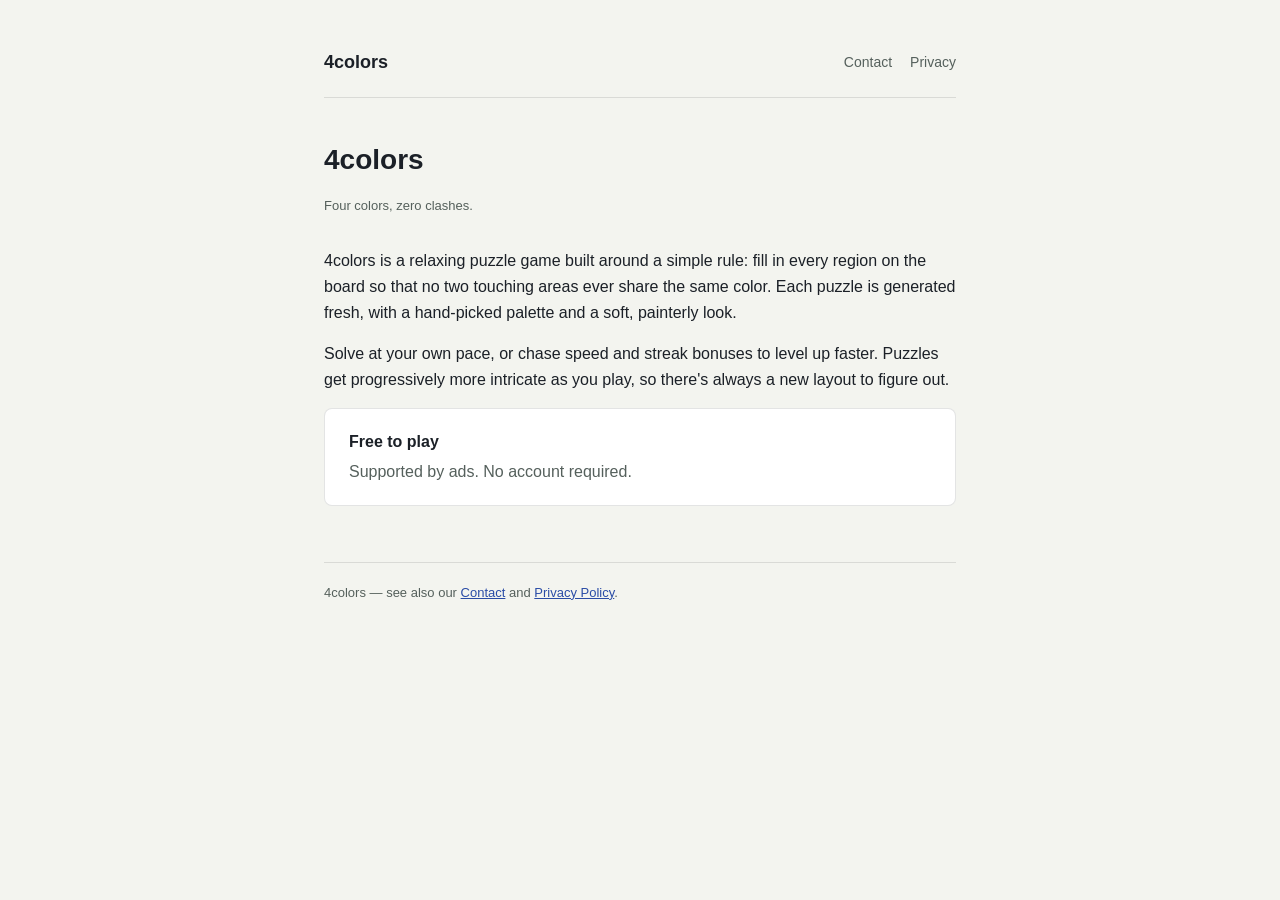
<file: index.html>
<!doctype html>
<html lang="en">
<head>
  <meta charset="utf-8" />
  <meta name="viewport" content="width=device-width, initial-scale=1" />
  <title>4colors — a color puzzle game</title>
  <meta name="description" content="4colors is a relaxing puzzle game: fill in map-like regions so that no two touching areas ever share a color." />
  <link rel="stylesheet" href="style.css" />
</head>
<body>
  <div class="wrap">
    <header class="site">
      <a class="brand" href="index.html" aria-current="page">4colors</a>
      <nav>
        <a href="contact.html">Contact</a>
        <a href="privacy.html">Privacy</a>
      </nav>
    </header>

    <h1>4colors</h1>
    <p class="updated">Four colors, zero clashes.</p>

    <p>
      4colors is a relaxing puzzle game built around a simple rule: fill in
      every region on the board so that no two touching areas ever share the
      same color. Each puzzle is generated fresh, with a hand-picked palette
      and a soft, painterly look.
    </p>

    <p>
      Solve at your own pace, or chase speed and streak bonuses to level up
      faster. Puzzles get progressively more intricate as you play, so
      there's always a new layout to figure out.
    </p>

    <div class="card">
      <p style="margin: 0"><strong>Free to play</strong></p>
      <p style="margin: 4px 0 0; color: var(--ink-muted)">
        Supported by ads. No account required.
      </p>
    </div>

    <footer class="site">
      4colors — see also our <a href="contact.html">Contact</a> and
      <a href="privacy.html">Privacy Policy</a>.
    </footer>
  </div>
</body>
</html>
</file>
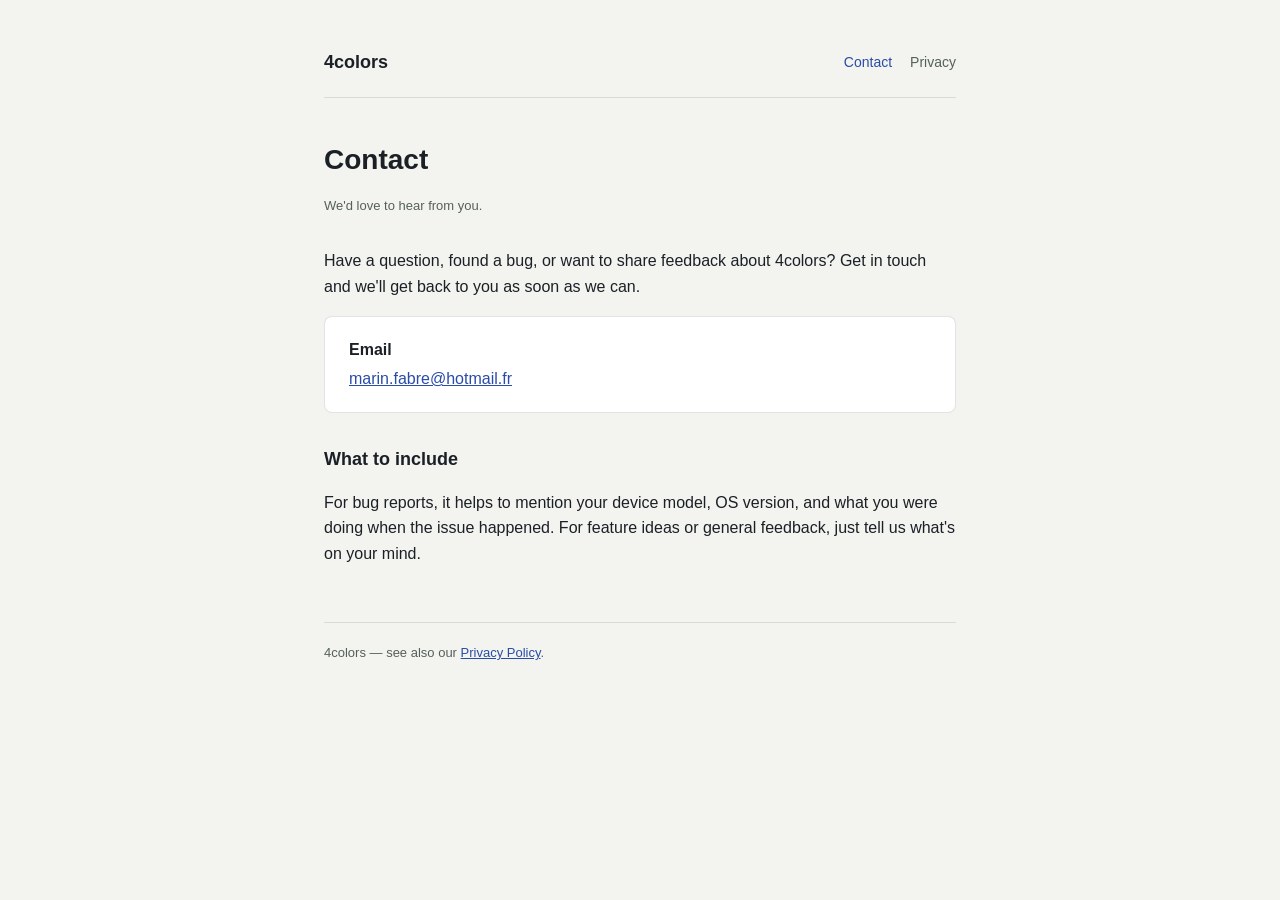
<file: contact.html>
<!doctype html>
<html lang="en">
<head>
  <meta charset="utf-8" />
  <meta name="viewport" content="width=device-width, initial-scale=1" />
  <title>Contact — 4colors</title>
  <link rel="stylesheet" href="style.css" />
</head>
<body>
  <div class="wrap">
    <header class="site">
      <a class="brand" href="index.html">4colors</a>
      <nav>
        <a href="contact.html" aria-current="page">Contact</a>
        <a href="privacy.html">Privacy</a>
      </nav>
    </header>

    <h1>Contact</h1>
    <p class="updated">We'd love to hear from you.</p>

    <p>
      Have a question, found a bug, or want to share feedback about 4colors?
      Get in touch and we'll get back to you as soon as we can.
    </p>

    <div class="card">
      <p style="margin: 0"><strong>Email</strong></p>
      <p style="margin: 4px 0 0"><a href="mailto:marin.fabre@hotmail.fr">marin.fabre@hotmail.fr</a></p>
    </div>

    <h2>What to include</h2>
    <p>
      For bug reports, it helps to mention your device model, OS version, and
      what you were doing when the issue happened. For feature ideas or
      general feedback, just tell us what's on your mind.
    </p>

    <footer class="site">
      4colors — see also our <a href="privacy.html">Privacy Policy</a>.
    </footer>
  </div>
</body>
</html>
</file>
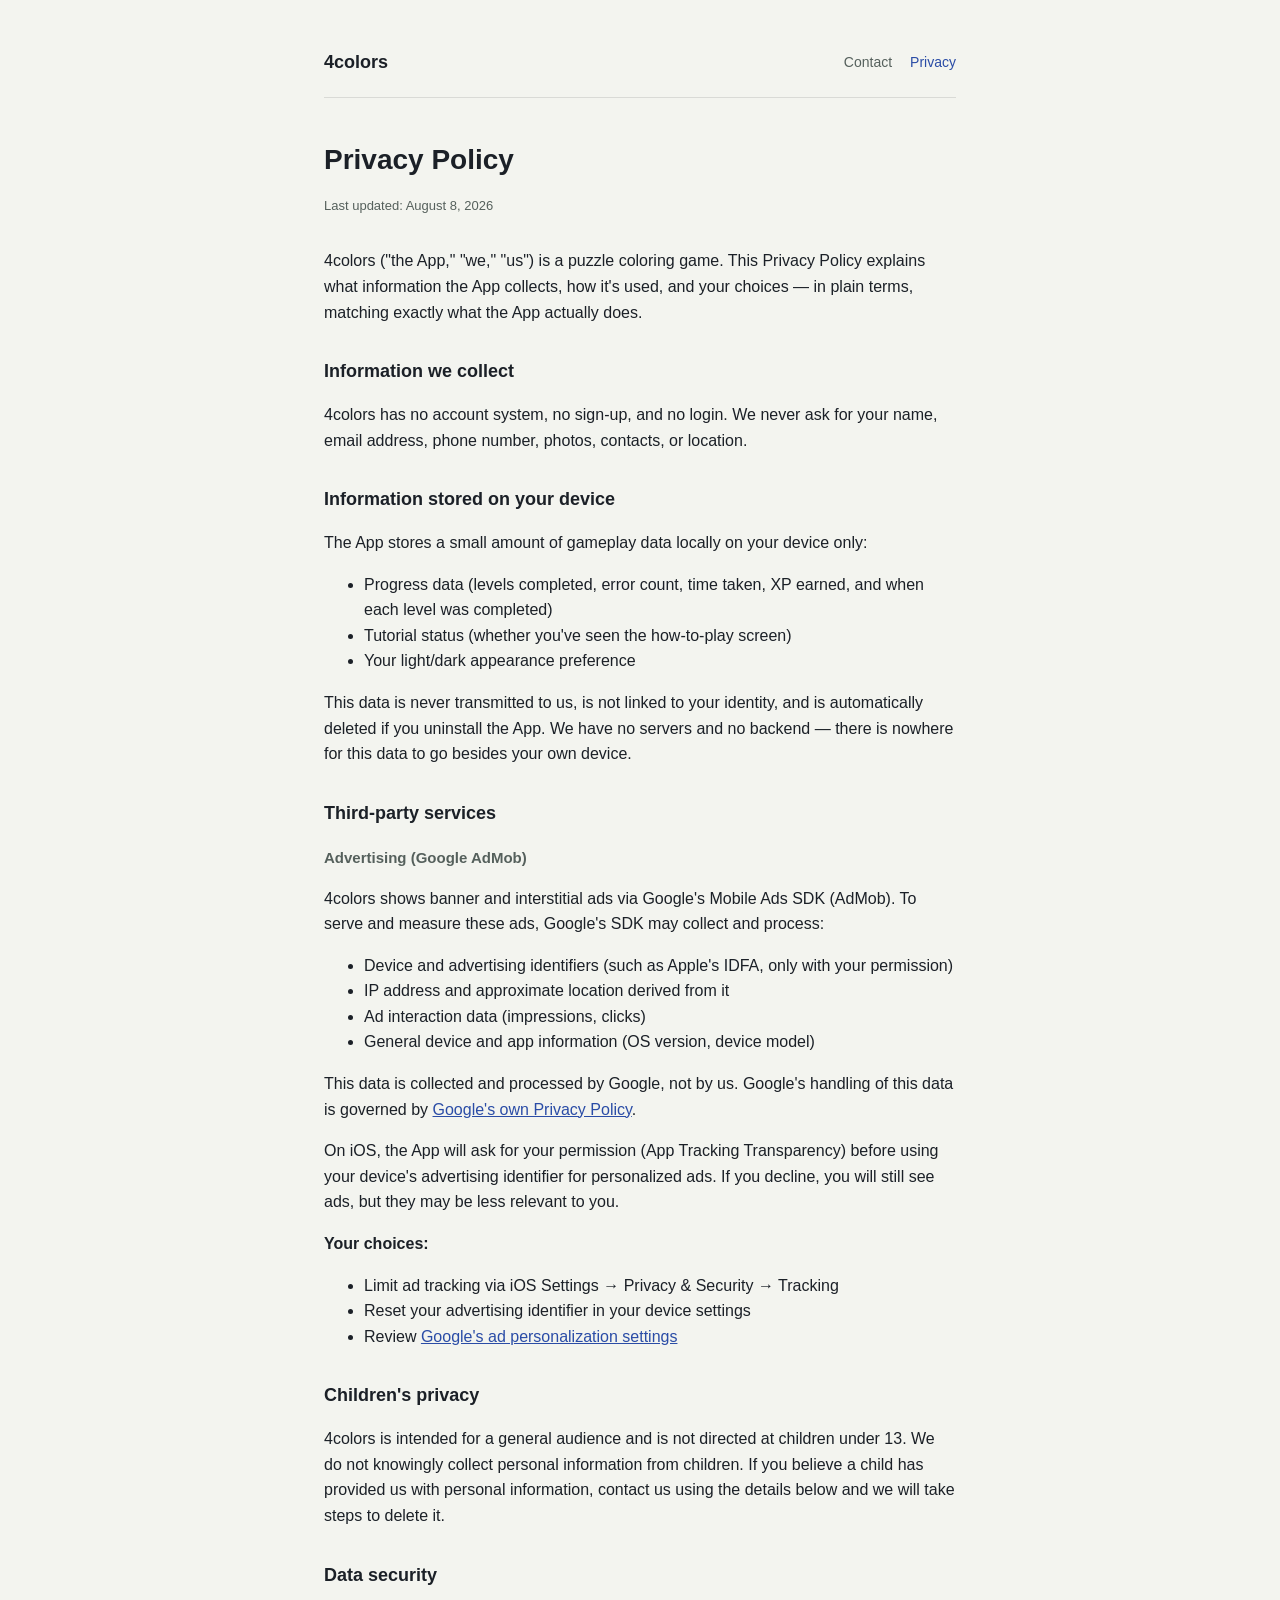
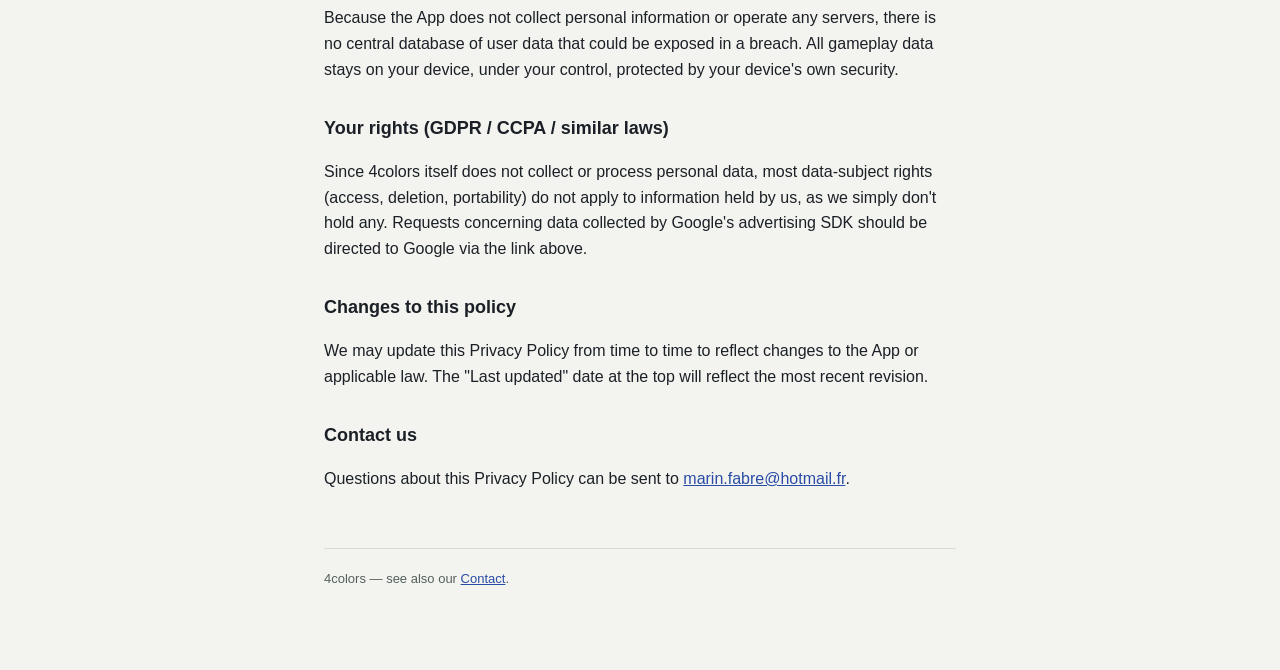
<file: privacy.html>
<!doctype html>
<html lang="en">
<head>
  <meta charset="utf-8" />
  <meta name="viewport" content="width=device-width, initial-scale=1" />
  <title>Privacy Policy — 4colors</title>
  <link rel="stylesheet" href="style.css" />
</head>
<body>
  <div class="wrap">
    <header class="site">
      <a class="brand" href="index.html">4colors</a>
      <nav>
        <a href="contact.html">Contact</a>
        <a href="privacy.html" aria-current="page">Privacy</a>
      </nav>
    </header>

    <h1>Privacy Policy</h1>
    <p class="updated">Last updated: August 8, 2026</p>

    <p>
      4colors ("the App," "we," "us") is a puzzle coloring game. This
      Privacy Policy explains what information the App collects, how it's
      used, and your choices — in plain terms, matching exactly what the
      App actually does.
    </p>

    <h2>Information we collect</h2>
    <p>
      4colors has no account system, no sign-up, and no login. We never ask
      for your name, email address, phone number, photos, contacts, or
      location.
    </p>

    <h2>Information stored on your device</h2>
    <p>The App stores a small amount of gameplay data locally on your device only:</p>
    <ul>
      <li>Progress data (levels completed, error count, time taken, XP earned, and when each level was completed)</li>
      <li>Tutorial status (whether you've seen the how-to-play screen)</li>
      <li>Your light/dark appearance preference</li>
    </ul>
    <p>
      This data is never transmitted to us, is not linked to your identity,
      and is automatically deleted if you uninstall the App. We have no
      servers and no backend — there is nowhere for this data to go besides
      your own device.
    </p>

    <h2>Third-party services</h2>
    <h3>Advertising (Google AdMob)</h3>
    <p>
      4colors shows banner and interstitial ads via Google's Mobile Ads SDK
      (AdMob). To serve and measure these ads, Google's SDK may collect and
      process:
    </p>
    <ul>
      <li>Device and advertising identifiers (such as Apple's IDFA, only with your permission)</li>
      <li>IP address and approximate location derived from it</li>
      <li>Ad interaction data (impressions, clicks)</li>
      <li>General device and app information (OS version, device model)</li>
    </ul>
    <p>
      This data is collected and processed by Google, not by us. Google's
      handling of this data is governed by
      <a href="https://policies.google.com/privacy" target="_blank" rel="noopener">Google's own Privacy Policy</a>.
    </p>
    <p>
      On iOS, the App will ask for your permission (App Tracking
      Transparency) before using your device's advertising identifier for
      personalized ads. If you decline, you will still see ads, but they
      may be less relevant to you.
    </p>
    <p><strong>Your choices:</strong></p>
    <ul>
      <li>Limit ad tracking via iOS Settings → Privacy &amp; Security → Tracking</li>
      <li>Reset your advertising identifier in your device settings</li>
      <li>Review <a href="https://adssettings.google.com" target="_blank" rel="noopener">Google's ad personalization settings</a></li>
    </ul>

    <h2>Children's privacy</h2>
    <p>
      4colors is intended for a general audience and is not directed at
      children under 13. We do not knowingly collect personal information
      from children. If you believe a child has provided us with personal
      information, contact us using the details below and we will take
      steps to delete it.
    </p>

    <h2>Data security</h2>
    <p>
      Because the App does not collect personal information or operate any
      servers, there is no central database of user data that could be
      exposed in a breach. All gameplay data stays on your device, under
      your control, protected by your device's own security.
    </p>

    <h2>Your rights (GDPR / CCPA / similar laws)</h2>
    <p>
      Since 4colors itself does not collect or process personal data, most
      data-subject rights (access, deletion, portability) do not apply to
      information held by us, as we simply don't hold any. Requests
      concerning data collected by Google's advertising SDK should be
      directed to Google via the link above.
    </p>

    <h2>Changes to this policy</h2>
    <p>
      We may update this Privacy Policy from time to time to reflect
      changes to the App or applicable law. The "Last updated" date at the
      top will reflect the most recent revision.
    </p>

    <h2>Contact us</h2>
    <p>
      Questions about this Privacy Policy can be sent to
      <a href="mailto:marin.fabre@hotmail.fr">marin.fabre@hotmail.fr</a>.
    </p>

    <footer class="site">
      4colors — see also our <a href="contact.html">Contact</a>.
    </footer>
  </div>
</body>
</html>
</file>
<file: style.css>
:root {
  --ink: #1b2027;
  --ink-muted: #55605c;
  --paper: #f3f4ef;
  --card: #ffffff;
  --line: rgba(27, 32, 39, 0.12);
  --accent: #2a4ca6;
}

* {
  box-sizing: border-box;
}

body {
  margin: 0;
  background: var(--paper);
  color: var(--ink);
  font-family: -apple-system, BlinkMacSystemFont, "Segoe UI", Roboto, Helvetica, Arial, sans-serif;
  line-height: 1.6;
}

.wrap {
  max-width: 680px;
  margin: 0 auto;
  padding: 48px 24px 80px;
}

header.site {
  display: flex;
  align-items: center;
  justify-content: space-between;
  flex-wrap: wrap;
  gap: 12px;
  margin-bottom: 40px;
  padding-bottom: 20px;
  border-bottom: 1px solid var(--line);
}

header.site .brand {
  font-weight: 700;
  font-size: 18px;
  color: var(--ink);
  text-decoration: none;
}

header.site nav {
  display: flex;
  gap: 18px;
}

header.site nav a {
  color: var(--ink-muted);
  text-decoration: none;
  font-size: 14px;
}

header.site nav a:hover,
header.site nav a[aria-current="page"] {
  color: var(--accent);
}

h1 {
  font-size: 28px;
  margin: 0 0 6px;
}

.updated {
  color: var(--ink-muted);
  font-size: 13px;
  margin-bottom: 32px;
}

h2 {
  font-size: 18px;
  margin: 32px 0 10px;
}

h3 {
  font-size: 15px;
  margin: 18px 0 8px;
  color: var(--ink-muted);
}

p, li {
  color: var(--ink);
}

a {
  color: var(--accent);
}

.card {
  background: var(--card);
  border: 1px solid var(--line);
  border-radius: 8px;
  padding: 20px 24px;
  margin-top: 8px;
}

footer.site {
  margin-top: 56px;
  padding-top: 20px;
  border-top: 1px solid var(--line);
  color: var(--ink-muted);
  font-size: 13px;
}
</file>
